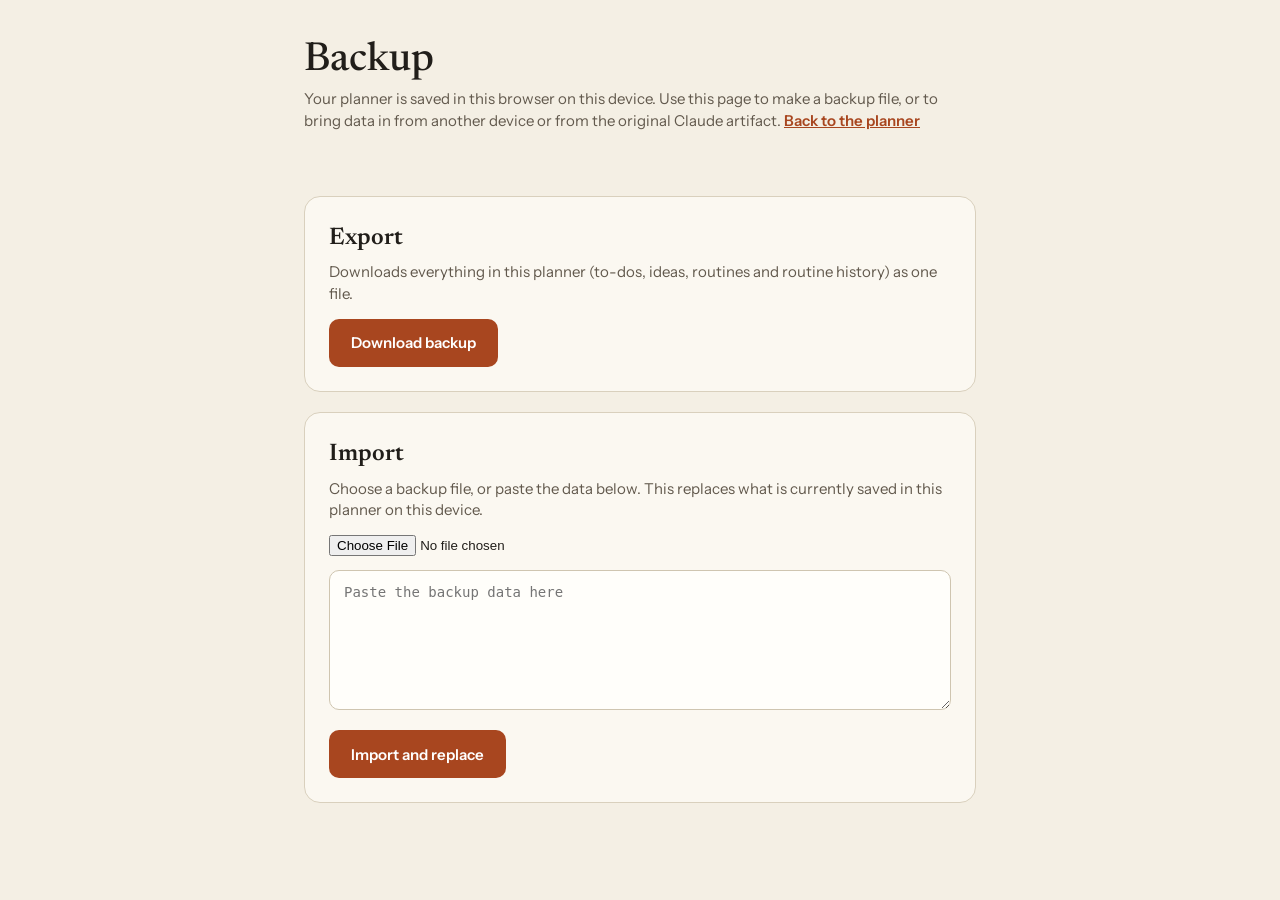
<file: backup.html>
<!doctype html>
<html lang="en">
<head>
<meta charset="utf-8">
<title>Daily Planner: backup</title>
<meta name="viewport" content="width=device-width, initial-scale=1">
<meta name="theme-color" content="#F4EFE4">
<link rel="icon" type="image/svg+xml" href="./icons/icon.svg">
<link rel="stylesheet" href="./fonts/fonts.css">
<style>
* { box-sizing: border-box; }
body { margin: 0; background: #F4EFE4; color: #211E1A; font-family: 'Instrument Sans', system-ui, -apple-system, 'Segoe UI', sans-serif; font-size: 16px; line-height: 1.45; }
main { max-width: 720px; margin: 0 auto; padding: 40px 24px 80px; display: flex; flex-direction: column; gap: 20px; }
h1 { margin: 0; font-family: 'Newsreader', Georgia, serif; font-weight: 500; font-size: 40px; line-height: 1.05; }
h2 { margin: 0; font-family: 'Newsreader', Georgia, serif; font-weight: 600; font-size: 24px; }
p { margin: 6px 0 0; color: #62594D; font-size: 15px; }
section { background: #FBF8F1; border: 1px solid #D9D0BD; border-radius: 16px; padding: 24px; }
button, .btn { height: 48px; padding: 0 22px; border: none; border-radius: 10px; background: #A8461F; color: #FFFFFF; font: inherit; font-size: 15px; font-weight: 600; cursor: pointer; margin-top: 14px; }
textarea { width: 100%; min-height: 140px; margin-top: 14px; padding: 12px 14px; border: 1px solid #CFC5B0; border-radius: 10px; background: #FFFEFA; color: #211E1A; font: 14px/1.4 ui-monospace, Menlo, Consolas, monospace; }
a { color: #A8461F; font-weight: 600; }
#msg { min-height: 24px; font-weight: 600; color: #3B6644; }
#msg.err { color: #A8461F; }
button:focus-visible, textarea:focus-visible, a:focus-visible { outline: 2px solid #211E1A; outline-offset: 2px; }
</style>
</head>
<body>
<main>
<div>
<h1>Backup</h1>
<p>Your planner is saved in this browser on this device. Use this page to make a backup file, or to bring data in from another device or from the original Claude artifact. <a href="./index.html">Back to the planner</a></p>
</div>
<div id="msg" role="status" aria-live="polite"></div>
<section>
<h2>Export</h2>
<p>Downloads everything in this planner (to-dos, ideas, routines and routine history) as one file.</p>
<button type="button" id="export">Download backup</button>
</section>
<section>
<h2>Import</h2>
<p>Choose a backup file, or paste the data below. This replaces what is currently saved in this planner on this device.</p>
<input type="file" id="file" accept=".json,application/json" style="margin-top: 14px;">
<textarea id="text" placeholder="Paste the backup data here" aria-label="Backup data"></textarea>
<button type="button" id="import">Import and replace</button>
</section>
</main>
<script>
(function () {
  var KEY = 'daily-planner-v1';
  var msg = document.getElementById('msg');
  function say(t, err) { msg.textContent = t; msg.className = err ? 'err' : ''; }

  document.getElementById('export').onclick = function () {
    var raw = null;
    try { raw = localStorage.getItem(KEY); } catch (e) { /* ignore */ }
    if (!raw) { say('Nothing is saved in this planner yet.', true); return; }
    var d = new Date();
    var stamp = d.getFullYear() + '-' + String(d.getMonth() + 1).padStart(2, '0') + '-' + String(d.getDate()).padStart(2, '0');
    var a = document.createElement('a');
    a.href = URL.createObjectURL(new Blob([raw], { type: 'application/json' }));
    a.download = 'daily-planner-backup-' + stamp + '.json';
    document.body.appendChild(a); a.click(); a.remove();
    say('Backup downloaded.');
  };

  document.getElementById('file').onchange = function (e) {
    var f = e.target.files && e.target.files[0];
    if (!f) return;
    var r = new FileReader();
    r.onload = function () { document.getElementById('text').value = String(r.result || ''); say('File loaded. Press "Import and replace" to save it.'); };
    r.readAsText(f);
  };

  document.getElementById('import').onclick = function () {
    var raw = document.getElementById('text').value.trim();
    var data;
    try { data = JSON.parse(raw); } catch (e) { say('That is not valid backup data.', true); return; }
    if (!data || typeof data !== 'object' || Array.isArray(data) || !Array.isArray(data.ideas) || !Array.isArray(data.checklist)) {
      say('That does not look like Daily Planner data.', true); return;
    }
    if (!window.confirm('Replace what is saved in this planner on this device with this backup?')) return;
    try { localStorage.setItem(KEY, JSON.stringify(data)); say('Imported. Open the planner to see it.'); }
    catch (e) { say('Could not save: this browser is blocking storage.', true); }
  };
})();
</script>
</body>
</html>
</file>
<file: fonts/fonts.css>
/* Self-hosted copies of the two fonts the app loaded from Google Fonts:
   Instrument Sans and Newsreader (SIL Open Font License 1.1, see LICENSE-OFL.txt).
   The family names are unchanged, so the app's styles resolve to them as before. */
@font-face { font-family: 'Instrument Sans'; font-style: normal; font-weight: 400 700; font-display: swap; src: url(./instrument-sans-latin-ext-wght-normal.woff2) format('woff2'); unicode-range: U+0100-02BA,U+02BD-02C5,U+02C7-02CC,U+02CE-02D7,U+02DD-02FF,U+0304,U+0308,U+0329,U+1D00-1DBF,U+1E00-1E9F,U+1EF2-1EFF,U+2020,U+20A0-20AB,U+20AD-20C0,U+2113,U+2C60-2C7F,U+A720-A7FF; }
@font-face { font-family: 'Instrument Sans'; font-style: normal; font-weight: 400 700; font-display: swap; src: url(./instrument-sans-latin-wght-normal.woff2) format('woff2'); unicode-range: U+0000-00FF,U+0131,U+0152-0153,U+02BB-02BC,U+02C6,U+02DA,U+02DC,U+0304,U+0308,U+0329,U+2000-206F,U+20AC,U+2122,U+2191,U+2193,U+2212,U+2215,U+FEFF,U+FFFD; }
@font-face { font-family: 'Newsreader'; font-style: normal; font-weight: 200 800; font-display: swap; src: url(./newsreader-latin-ext-opsz-normal.woff2) format('woff2'); unicode-range: U+0100-02BA,U+02BD-02C5,U+02C7-02CC,U+02CE-02D7,U+02DD-02FF,U+0304,U+0308,U+0329,U+1D00-1DBF,U+1E00-1E9F,U+1EF2-1EFF,U+2020,U+20A0-20AB,U+20AD-20C0,U+2113,U+2C60-2C7F,U+A720-A7FF; }
@font-face { font-family: 'Newsreader'; font-style: normal; font-weight: 200 800; font-display: swap; src: url(./newsreader-latin-opsz-normal.woff2) format('woff2'); unicode-range: U+0000-00FF,U+0131,U+0152-0153,U+02BB-02BC,U+02C6,U+02DA,U+02DC,U+0304,U+0308,U+0329,U+2000-206F,U+20AC,U+2122,U+2191,U+2193,U+2212,U+2215,U+FEFF,U+FFFD; }
@font-face { font-family: 'Newsreader'; font-style: italic; font-weight: 200 800; font-display: swap; src: url(./newsreader-latin-ext-opsz-italic.woff2) format('woff2'); unicode-range: U+0100-02BA,U+02BD-02C5,U+02C7-02CC,U+02CE-02D7,U+02DD-02FF,U+0304,U+0308,U+0329,U+1D00-1DBF,U+1E00-1E9F,U+1EF2-1EFF,U+2020,U+20A0-20AB,U+20AD-20C0,U+2113,U+2C60-2C7F,U+A720-A7FF; }
@font-face { font-family: 'Newsreader'; font-style: italic; font-weight: 200 800; font-display: swap; src: url(./newsreader-latin-opsz-italic.woff2) format('woff2'); unicode-range: U+0000-00FF,U+0131,U+0152-0153,U+02BB-02BC,U+02C6,U+02DA,U+02DC,U+0304,U+0308,U+0329,U+2000-206F,U+20AC,U+2122,U+2191,U+2193,U+2212,U+2215,U+FEFF,U+FFFD; }
</file>
